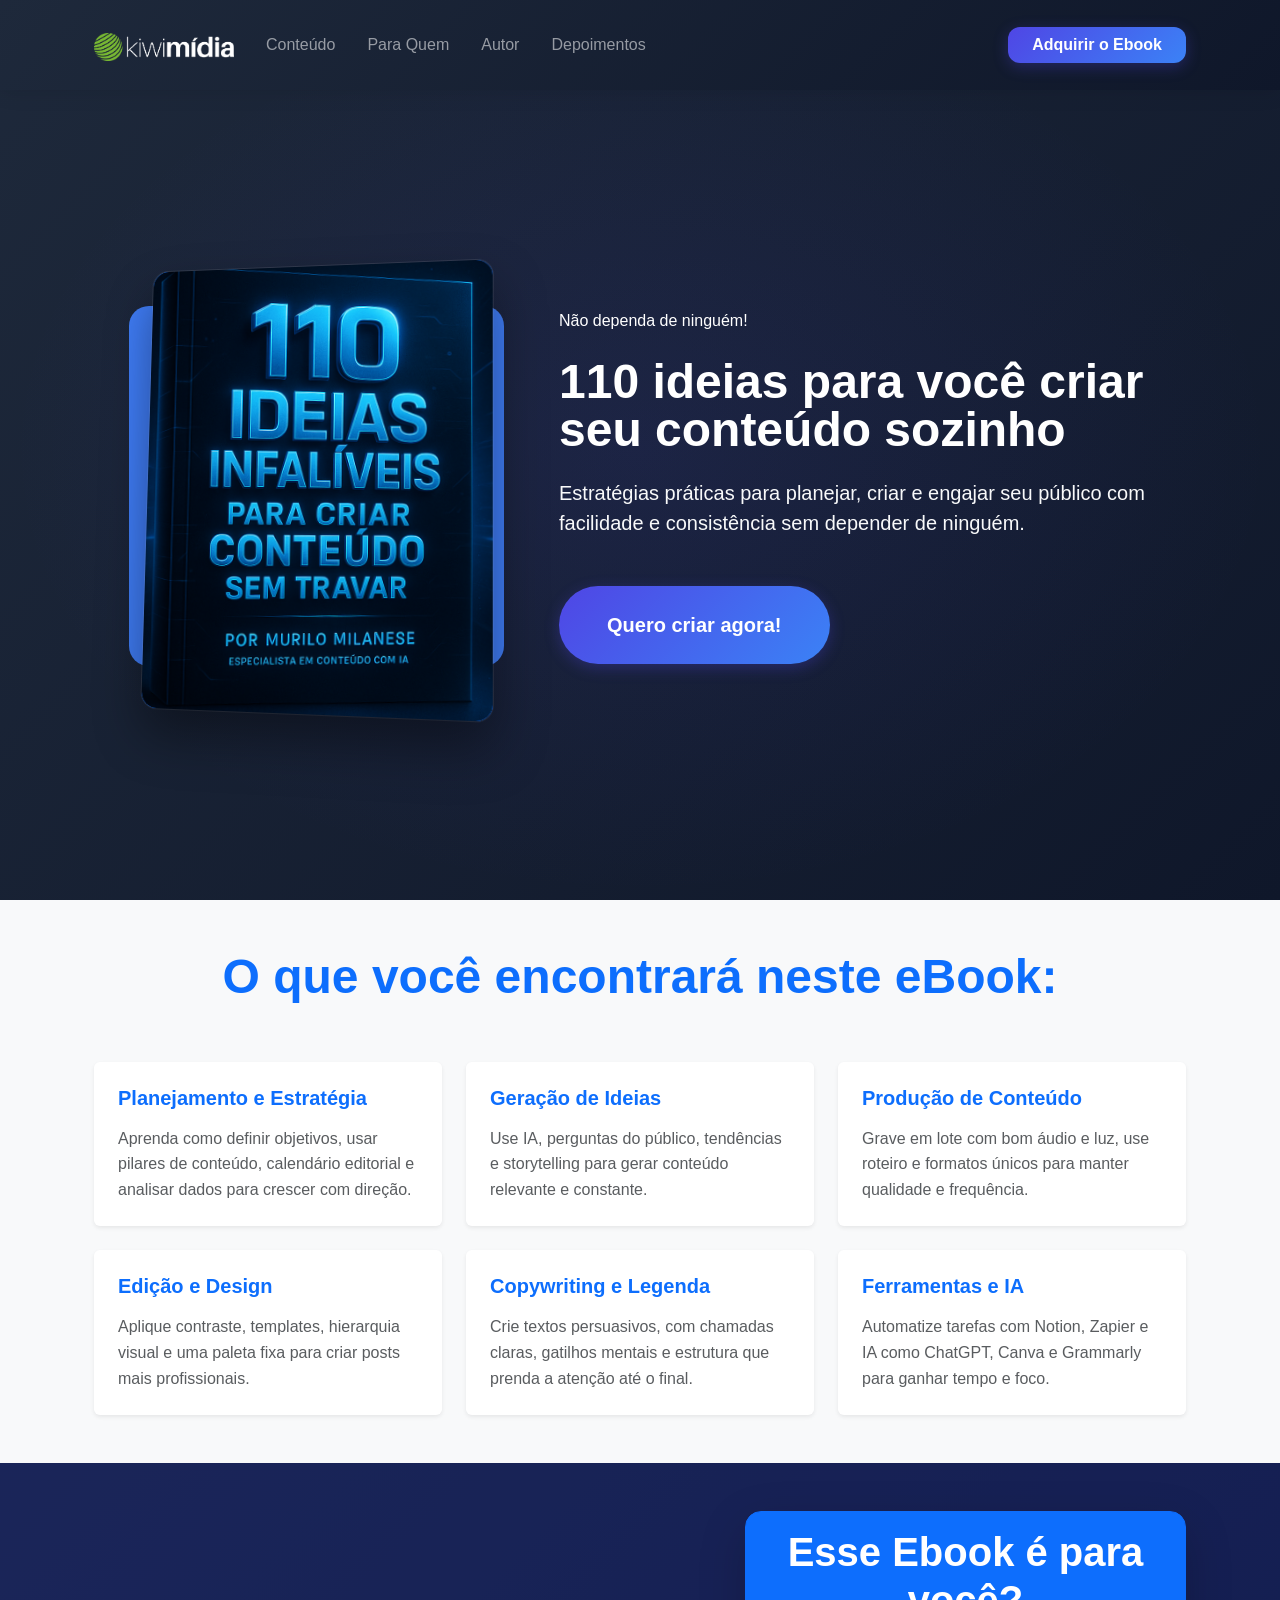
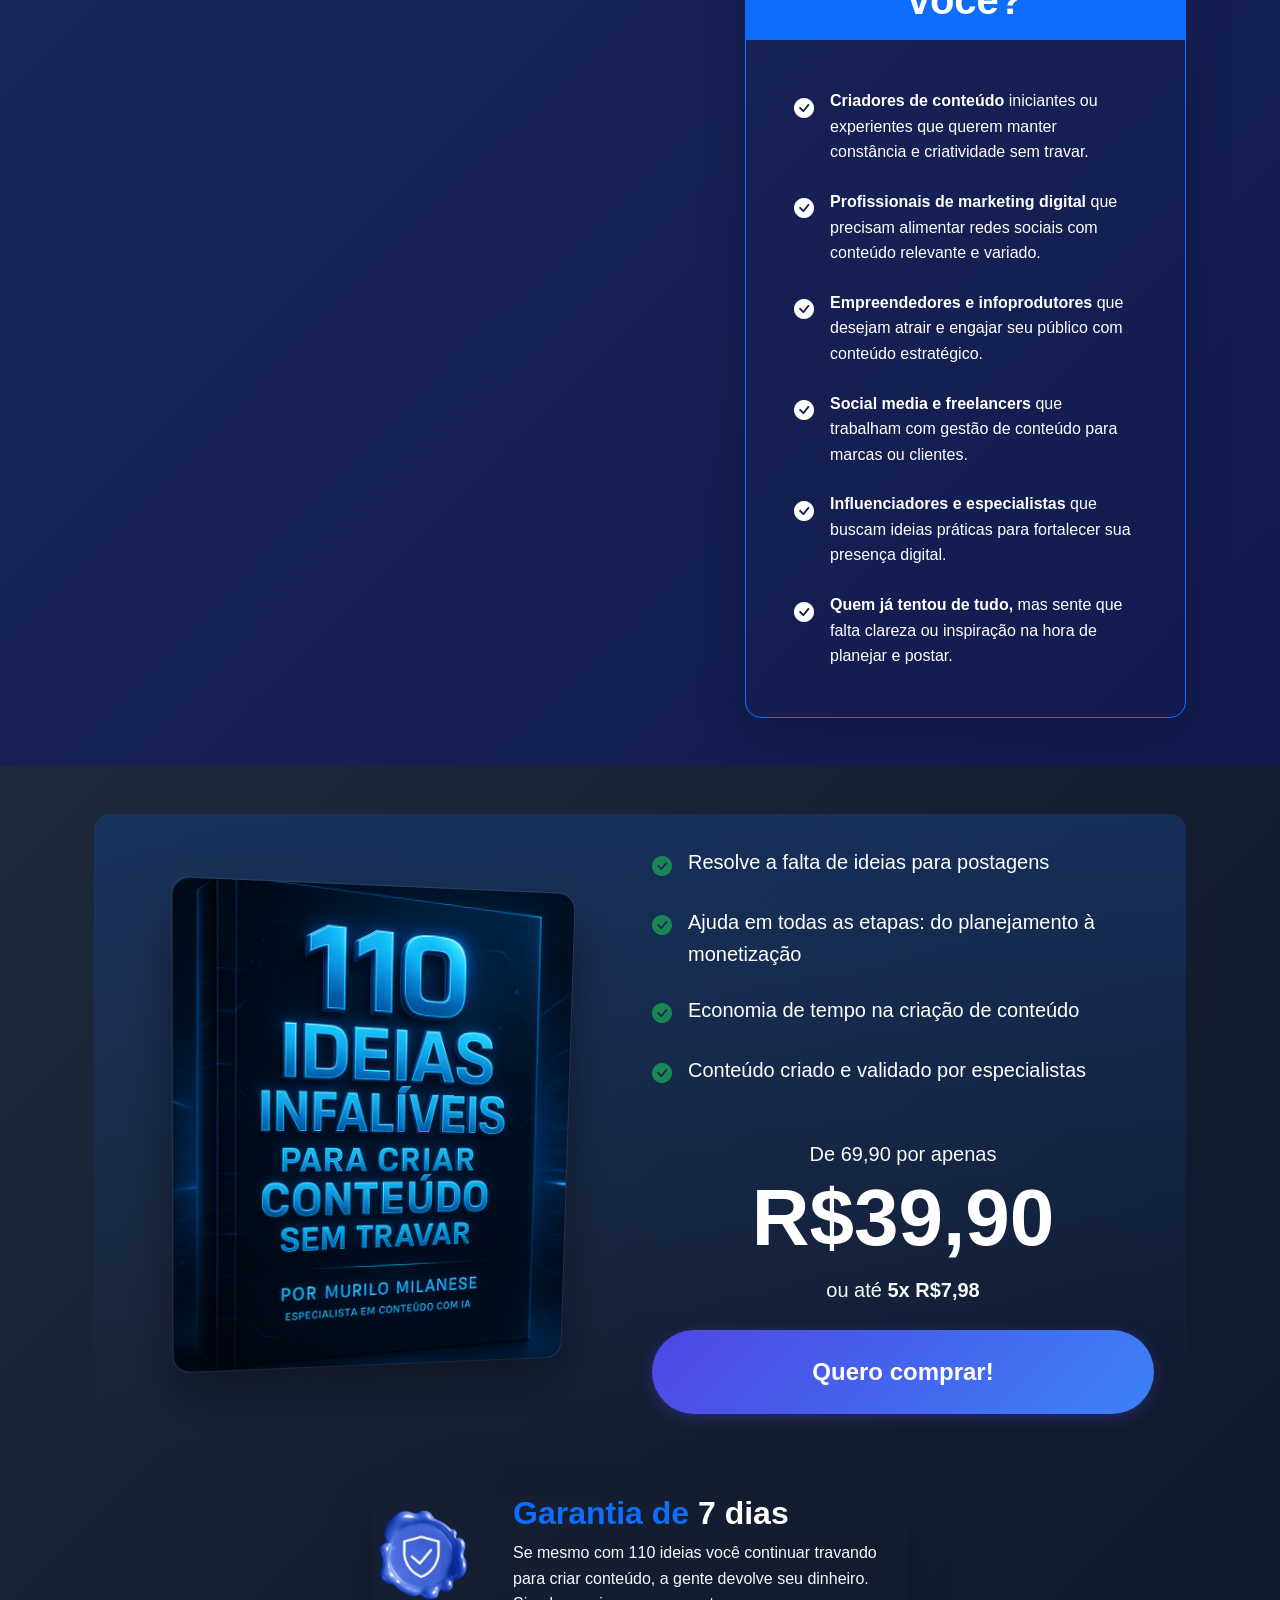
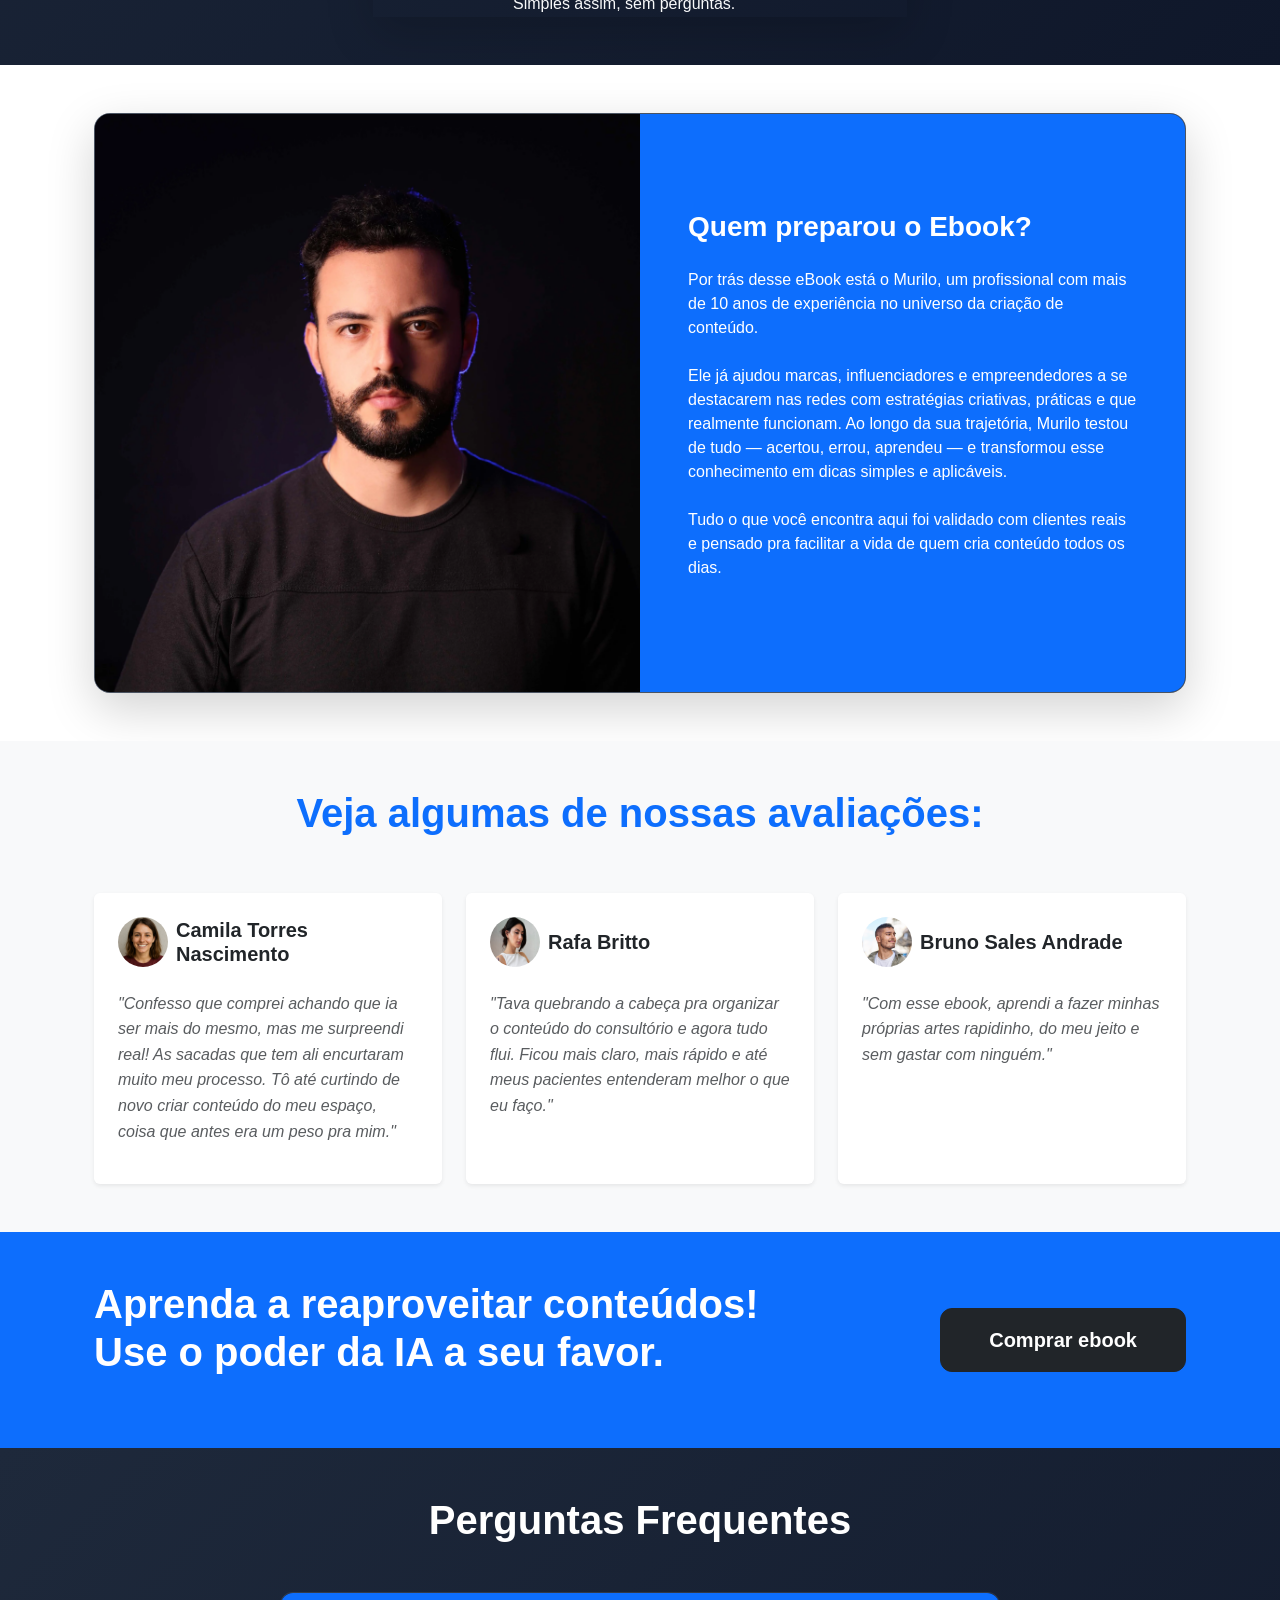
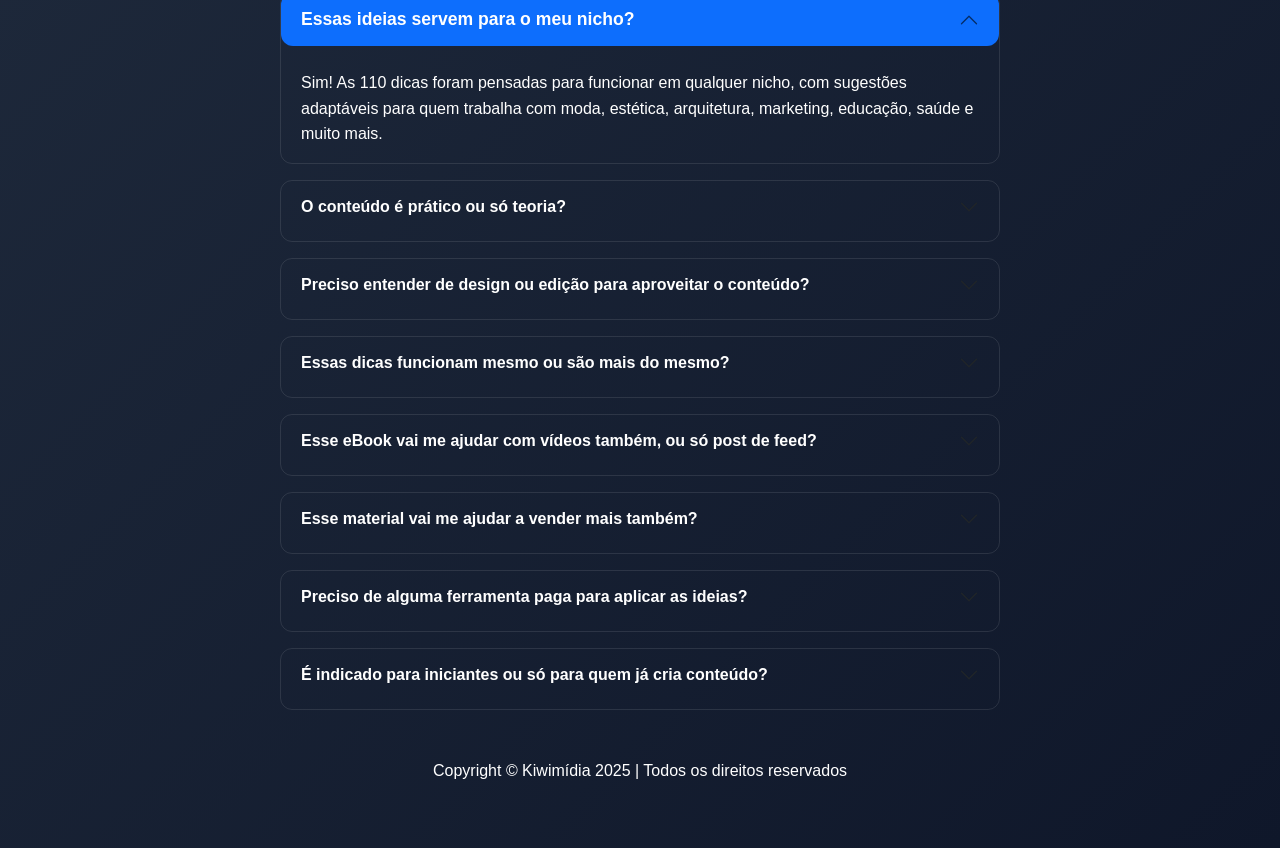
<file: index.html>
<!DOCTYPE html>
<html lang="pt-BR">

<head>
    <meta charset="UTF-8">
    <meta name="viewport" content="width=device-width, initial-scale=1.0">
    <title>110 Ideias para Criar Conteúdo Sozinho - Ebook</title>
    <meta name="description"
        content="Estratégias práticas para planejar, criar e engajar seu público com facilidade e consistência sem depender de ninguém.">
    <meta name="author" content="Murilo">

    <!-- Open Graph / Facebook -->
    <meta property="og:title" content="110 Ideias para Criar Conteúdo Sozinho - Ebook">
    <meta property="og:description"
        content="Estratégias práticas para planejar, criar e engajar seu público com facilidade e consistência sem depender de ninguém.">
    <meta property="og:type" content="website">


    <!-- Favicon -->
    <link rel="icon" href="favicon.ico" type="image/x-icon">

    <!-- Bootstrap 5 CSS -->
    <link href="https://cdn.jsdelivr.net/npm/bootstrap@5.3.2/dist/css/bootstrap.min.css" rel="stylesheet">

    <!-- Animate.css -->
    <link rel="stylesheet" href="https://cdnjs.cloudflare.com/ajax/libs/animate.css/4.1.1/animate.min.css">

    <!-- Bootstrap Icons -->
    <link rel="stylesheet" href="https://cdn.jsdelivr.net/npm/bootstrap-icons@1.11.1/font/bootstrap-icons.css">

    <!-- Custom CSS -->
    <link rel="stylesheet" href="style.css?4">

    <!-- Meta Pixel Code -->
    <script>
        !function (f, b, e, v, n, t, s) {
            if (f.fbq) return; n = f.fbq = function () {
                n.callMethod ?
                    n.callMethod.apply(n, arguments) : n.queue.push(arguments)
            };
            if (!f._fbq) f._fbq = n; n.push = n; n.loaded = !0; n.version = '2.0';
            n.queue = []; t = b.createElement(e); t.async = !0;
            t.src = v; s = b.getElementsByTagName(e)[0];
            s.parentNode.insertBefore(t, s)
        }(window, document, 'script',
            'https://connect.facebook.net/en_US/fbevents.js');
        fbq('init', '678979125099559');
        fbq('track', 'PageView');
    </script>
    <noscript><img height="1" width="1" style="display:none"
            src="https://www.facebook.com/tr?id=678979125099559&ev=PageView&noscript=1" /></noscript>
    <!-- End Meta Pixel Code -->
</head>

<body>
    <!-- Navigation -->
    <nav class="navbar navbar-expand-lg navbar-dark bg-gradient-dark fixed-top py-4">
        <div class="container">
            <a class="navbar-brand fw-bold" href="#"><img src="logo_kiwimidia_branco.png" alt="Kiwimídia"
                    style="width: 140px;"></a>

            <button class="navbar-toggler" type="button" data-bs-toggle="collapse" data-bs-target="#navbarNav">
                <span class="navbar-toggler-icon"></span>
            </button>

            <div class="collapse navbar-collapse" id="navbarNav">
                <ul class="navbar-nav me-auto">
                    <li class="nav-item">
                        <a class="nav-link" href="#conteudo">Conteúdo</a>
                    </li>
                    <li class="nav-item">
                        <a class="nav-link" href="#para-quem">Para Quem</a>
                    </li>
                    <li class="nav-item">
                        <a class="nav-link" href="#autor">Autor</a>
                    </li>
                    <li class="nav-item">
                        <a class="nav-link" href="#depoimentos">Depoimentos</a>
                    </li>
                </ul>
                <button class="btn btn-primary px-4"
                    onclick="window.open('https://pay.hotmart.com/D99950302F?checkoutMode=10', '_blank')">Adquirir o
                    Ebook</button>
            </div>
        </div>
    </nav>

    <!-- Hero Section -->
    <section
        class="hero-section bg-gradient-dark text-white d-flex align-items-center min-vh-100 position-relative pb-5">
        <div class="container position-relative">
            <div class="row align-items-center">
                <div class="col-lg-5 order-lg-1 mb-5 mb-lg-0">
                    <div class="ebook-mockup animate__animated animate__fadeInLeft">
                        <div class="ebook-cover bg-primary rounded-4 mx-auto position-relative overflow-hidden">
                            <img src="ebook.webp" alt="110 Ideias Infalíveis para Criar Conteúdo sem Travar"
                                class="w-100 h-100 object-fit-cover rounded-4">
                        </div>
                    </div>
                </div>

                <div class="col-lg-7 order-lg-2">
                    <div class="animate__animated animate__fadeInRight">
                        <p class="text-white mb-4 fs-6 fw-light">Não dependa de ninguém!</p>
                        <h1 class="display-5 fw-bold mb-4 lh-1 text-white">
                            110 ideias para você criar seu conteúdo sozinho
                        </h1>
                        <p class="fs-5 mb-5 text-light lh-base">
                            Estratégias práticas para planejar, criar e engajar seu público com facilidade e
                            consistência sem depender de ninguém.
                        </p>
                        <button class="btn btn-primary btn-lg px-5 py-4 fs-5 fw-bold rounded-pill"
                            onclick="window.open('https://pay.hotmart.com/D99950302F?checkoutMode=10', '_blank')">
                            Quero criar agora!
                        </button>
                    </div>
                </div>
            </div>
        </div>
    </section>

    <!-- Content Section -->
    <section id="conteudo" class="py-5 bg-light">
        <div class="container">
            <div class="row">
                <div class="col-12 text-center mb-5">
                    <h2 class="display-5 fw-bold text-primary animate-on-scroll" data-animation="fadeInUp">
                        O que você encontrará neste eBook:
                    </h2>
                </div>
            </div>

            <div class="row g-4">
                <div class="col-lg-4 col-md-6">
                    <div class="card h-100 border-0 shadow-sm animate-on-scroll" data-animation="fadeInUp"
                        data-delay="100">
                        <div class="card-body p-4">
                            <h5 class="card-title text-primary fw-bold mb-3">Planejamento e Estratégia</h5>
                            <p class="card-text text-muted">
                                Aprenda como definir objetivos, usar pilares de conteúdo, calendário editorial e
                                analisar dados para crescer com direção.
                            </p>
                        </div>
                    </div>
                </div>

                <div class="col-lg-4 col-md-6">
                    <div class="card h-100 border-0 shadow-sm animate-on-scroll" data-animation="fadeInUp"
                        data-delay="200">
                        <div class="card-body p-4">
                            <h5 class="card-title text-primary fw-bold mb-3">Geração de Ideias</h5>
                            <p class="card-text text-muted">
                                Use IA, perguntas do público, tendências e storytelling para gerar conteúdo relevante e
                                constante.
                            </p>
                        </div>
                    </div>
                </div>

                <div class="col-lg-4 col-md-6">
                    <div class="card h-100 border-0 shadow-sm animate-on-scroll" data-animation="fadeInUp"
                        data-delay="300">
                        <div class="card-body p-4">
                            <h5 class="card-title text-primary fw-bold mb-3">Produção de Conteúdo</h5>
                            <p class="card-text text-muted">
                                Grave em lote com bom áudio e luz, use roteiro e formatos únicos para manter qualidade e
                                frequência.
                            </p>
                        </div>
                    </div>
                </div>

                <div class="col-lg-4 col-md-6">
                    <div class="card h-100 border-0 shadow-sm animate-on-scroll" data-animation="fadeInUp"
                        data-delay="400">
                        <div class="card-body p-4">
                            <h5 class="card-title text-primary fw-bold mb-3">Edição e Design</h5>
                            <p class="card-text text-muted">
                                Aplique contraste, templates, hierarquia visual e uma paleta fixa para criar posts mais
                                profissionais.
                            </p>
                        </div>
                    </div>
                </div>

                <div class="col-lg-4 col-md-6">
                    <div class="card h-100 border-0 shadow-sm animate-on-scroll" data-animation="fadeInUp"
                        data-delay="500">
                        <div class="card-body p-4">
                            <h5 class="card-title text-primary fw-bold mb-3">Copywriting e Legenda</h5>
                            <p class="card-text text-muted">
                                Crie textos persuasivos, com chamadas claras, gatilhos mentais e estrutura que prenda a
                                atenção até o final.
                            </p>
                        </div>
                    </div>
                </div>

                <div class="col-lg-4 col-md-6">
                    <div class="card h-100 border-0 shadow-sm animate-on-scroll" data-animation="fadeInUp"
                        data-delay="600">
                        <div class="card-body p-4">
                            <h5 class="card-title text-primary fw-bold mb-3">Ferramentas e IA</h5>
                            <p class="card-text text-muted">
                                Automatize tarefas com Notion, Zapier e IA como ChatGPT, Canva e Grammarly para ganhar
                                tempo e foco.
                            </p>
                        </div>
                    </div>
                </div>
            </div>
        </div>
    </section>

    <!-- Target Audience Section -->
    <section id="para-quem" class="py-5 bg-gradient-dark text-white position-relative parallax-section">
        <div class="parallax-bg"></div>
        <div class="container position-relative">
            <div class="row justify-content-end">
                <div class="col-md-12 col-xl-5">
                    <div class="border border-primary p-0 animate-on-scroll shadow-lg"
                        style="border-radius:var(--bs-border-radius-xl)!important" data-animation="fadeInUp">
                        <div class="bg-primary py-3 px-4 mb-5"
                            style="border-top-left-radius:0.85rem !important; border-top-right-radius:0.85rem !important">
                            <h2 class="display-6 fw-bold text-center mb-0">
                                Esse Ebook é para você?
                            </h2>
                        </div>

                        <div class="row g-4 px-5 pb-5">
                            <div class="col-md-12">
                                <div class="d-flex align-items-start">
                                    <i class="bi bi-check-circle-fill text-white me-3 fs-5 flex-shrink-0 mt-1"></i>
                                    <div>
                                        <strong>Criadores de conteúdo</strong> iniciantes ou experientes que querem
                                        manter constância e criatividade sem travar.
                                    </div>
                                </div>
                            </div>

                            <div class="col-md-12">
                                <div class="d-flex align-items-start">
                                    <i class="bi bi-check-circle-fill text-white me-3 fs-5 flex-shrink-0 mt-1"></i>
                                    <div>
                                        <strong>Profissionais de marketing digital</strong> que precisam alimentar redes
                                        sociais com conteúdo relevante e variado.
                                    </div>
                                </div>
                            </div>

                            <div class="col-md-12">
                                <div class="d-flex align-items-start">
                                    <i class="bi bi-check-circle-fill text-white me-3 fs-5 flex-shrink-0 mt-1"></i>
                                    <div>
                                        <strong>Empreendedores e infoprodutores</strong> que desejam atrair e engajar
                                        seu público com conteúdo estratégico.
                                    </div>
                                </div>
                            </div>

                            <div class="col-md-12">
                                <div class="d-flex align-items-start">
                                    <i class="bi bi-check-circle-fill text-white me-3 fs-5 flex-shrink-0 mt-1"></i>
                                    <div>
                                        <strong>Social media e freelancers</strong> que trabalham com gestão de conteúdo
                                        para marcas ou clientes.
                                    </div>
                                </div>
                            </div>

                            <div class="col-md-12">
                                <div class="d-flex align-items-start">
                                    <i class="bi bi-check-circle-fill text-white me-3 fs-5 flex-shrink-0 mt-1"></i>
                                    <div>
                                        <strong>Influenciadores e especialistas</strong> que buscam ideias práticas para
                                        fortalecer sua presença digital.
                                    </div>
                                </div>
                            </div>

                            <div class="col-md-12">
                                <div class="d-flex align-items-start">
                                    <i class="bi bi-check-circle-fill text-white me-3 fs-5 flex-shrink-0 mt-1"></i>
                                    <div>
                                        <strong>Quem já tentou de tudo,</strong> mas sente que falta clareza ou
                                        inspiração na hora de planejar e postar.
                                    </div>
                                </div>
                            </div>
                        </div>
                    </div>
                </div>
            </div>
        </div>
    </section>

    <!-- Pricing Section -->
    <section class="py-5 bg-gradient-dark text-white position-relative">
        <div class="container position-relative">
            <div class="card-gradient">
                <div class="row align-items-center">
                    <div class="col-lg-6 mb-5 mb-lg-0">
                        <div class="ebook-mockup-2 animate-on-scroll" data-animation="fadeInLeft">
                            <div class="ebook-cover-2 bg-gradient-cyan rounded-4 mx-auto position-relative">
                                <img src="ebook.webp" alt="110 Ideias Infalíveis para Criar Conteúdo sem Travar"
                                    class="w-100 h-100 object-fit-cover rounded-4">
                            </div>
                        </div>
                    </div>

                    <div class="col-lg-6">
                        <div class="animate-on-scroll" data-animation="fadeInRight">
                            <div class="mb-5">
                                <div class="d-flex align-items-start mb-4">
                                    <i class="bi bi-check-circle-fill text-success me-3 fs-5 flex-shrink-0 mt-1"></i>
                                    <span class="fs-5">Resolve a falta de ideias para postagens</span>
                                </div>

                                <div class="d-flex align-items-start mb-4">
                                    <i class="bi bi-check-circle-fill text-success me-3 fs-5 flex-shrink-0 mt-1"></i>
                                    <span class="fs-5">Ajuda em todas as etapas: do planejamento à monetização</span>
                                </div>

                                <div class="d-flex align-items-start mb-4">
                                    <i class="bi bi-check-circle-fill text-success me-3 fs-5 flex-shrink-0 mt-1"></i>
                                    <span class="fs-5">Economia de tempo na criação de conteúdo</span>
                                </div>

                                <div class="d-flex align-items-start mb-4">
                                    <i class="bi bi-check-circle-fill text-success me-3 fs-5 flex-shrink-0 mt-1"></i>
                                    <span class="fs-5">Conteúdo criado e validado por especialistas</span>
                                </div>
                            </div>

                            <div class="text-center">
                                <p class="text-light mb-0 fs-5">De 69,90 por apenas</p>
                                <div class="display-1 fw-bold mb-2 text-white">R$39,90</div>
                                <p class="text-light mb-4 fs-5">ou até <strong>5x R$7,98</strong></p>

                                <button class="btn btn-primary btn-lg w-100 fw-bold py-4 fs-4 rounded-pill"
                                    onclick="window.open('https://pay.hotmart.com/D99950302F?checkoutMode=10', '_blank')">
                                    Quero comprar!
                                </button>
                            </div>
                        </div>
                    </div>
                </div>
            </div>

            <!-- Guarantee -->
            <div class="row justify-content-center mt-5">
                <div class="col-lg-6">
                    <div class="d-flex flex-column flex-md-row align-items-center gap-3 animate-on-scroll shadow-lg"
                        data-animation="fadeInUp">
                        <div class="me-4 flex-shrink-0">
                            <img src="/selo.png" alt="" class="img-fluid" style="width: 100px;">
                        </div>
                        <div class="text-center text-md-start">
                            <h2 class="fw-bold text-white mb-2"><span class="text-primary">Garantia de</span> 7 dias
                            </h2>
                            <p class="mb-0 text-light">
                                Se mesmo com 110 ideias você continuar travando para criar conteúdo, a gente devolve seu
                                dinheiro. Simples assim, sem perguntas.
                            </p>
                        </div>
                    </div>
                </div>
            </div>
        </div>
    </section>

    <!-- Author Section -->
    <section id="autor" class="py-5">
        <div class="container">
            <div class="author-main-card row g-0 align-items-stretch rounded-4 overflow-hidden shadow-lg">
                <div class="col-lg-6 mb-0 bg-dark p-0 position-relative overflow-hidden author-image-container">
                </div>

                <div class="col-lg-6 d-flex">
                    <div class="bg-primary p-5 text-white w-100"
                        style="padding-top: 6rem !important; padding-bottom: 6rem !important;">
                        <h2 class="h3 fw-bold mb-4">Quem preparou o Ebook?</h2>

                        <p class="fs-6 mb-4 lh-base">Por trás desse eBook está o Murilo, um profissional com mais de 10
                            anos de experiência no universo da criação de conteúdo.</p>

                        <p class="fs-6 mb-4 lh-base">Ele já ajudou marcas, influenciadores e empreendedores a se
                            destacarem nas redes com estratégias criativas, práticas e que realmente funcionam. Ao longo
                            da sua trajetória, Murilo testou de tudo — acertou, errou, aprendeu — e transformou esse
                            conhecimento em dicas simples e aplicáveis.</p>

                        <p class="fs-6 lh-base">Tudo o que você encontra aqui foi validado com clientes reais e pensado
                            pra facilitar a vida de quem cria conteúdo todos os dias.</p>
                    </div>
                </div>
            </div>
        </div>
    </section>

    <!-- Testimonials Section -->
    <section id="depoimentos" class="py-5 bg-light">
        <div class="container">
            <div class="row">
                <div class="col-12 text-center mb-5">
                    <h2 class="display-6 fw-bold text-primary animate-on-scroll" data-animation="fadeInUp">
                        Veja algumas de nossas avaliações:
                    </h2>
                </div>
            </div>

            <div class="row g-4">
                <div class="col-lg-4">
                    <div class="card h-100 border-0 shadow-sm animate-on-scroll" data-animation="fadeInUp"
                        data-delay="100">
                        <div class="card-body p-4">
                            <div class="d-flex align-items-center mb-4">
                                <img src="camila.webp" alt="" class="img-fluid rounded-circle me-2"
                                    style="width: 50px; height: 50px;">
                                <h5 class="mb-0 fw-bold">Camila Torres Nascimento</h5>
                            </div>
                            <p class="fst-italic text-muted">
                                "Confesso que comprei achando que ia ser mais do mesmo, mas me surpreendi real! As
                                sacadas que tem ali encurtaram muito meu processo. Tô até curtindo de novo criar
                                conteúdo do meu espaço, coisa que antes era um peso pra mim."
                            </p>
                        </div>
                    </div>
                </div>

                <div class="col-lg-4">
                    <div class="card h-100 border-0 shadow-sm animate-on-scroll" data-animation="fadeInUp"
                        data-delay="200">
                        <div class="card-body p-4">
                            <div class="d-flex align-items-center mb-4">
                                <img src="rafa.png" alt="" class="img-fluid rounded-circle me-2"
                                    style="width: 50px; height: 50px;">
                                <h5 class="mb-0 fw-bold">Rafa Britto</h5>
                            </div>
                            <p class="fst-italic text-muted">
                                "Tava quebrando a cabeça pra organizar o conteúdo do consultório e agora tudo flui.
                                Ficou mais claro, mais rápido e até meus pacientes entenderam melhor o que eu faço."
                            </p>
                        </div>
                    </div>
                </div>

                <div class="col-lg-4">
                    <div class="card h-100 border-0 shadow-sm animate-on-scroll" data-animation="fadeInUp"
                        data-delay="300">
                        <div class="card-body p-4">
                            <div class="d-flex align-items-center mb-4">
                                <img src="bruno.webp" alt="" class="img-fluid rounded-circle me-2"
                                    style="width: 50px; height: 50px;">
                                <h5 class="mb-0 fw-bold">Bruno Sales Andrade</h5>
                            </div>
                            <p class="fst-italic text-muted">
                                "Com esse ebook, aprendi a fazer minhas próprias artes rapidinho, do meu jeito e sem
                                gastar com ninguém."
                            </p>
                        </div>
                    </div>
                </div>
            </div>
        </div>
    </section>

    <!-- CTA Section -->
    <section class="py-5 bg-primary text-white position-relative">
        <div class="container position-relative">
            <div
                class="d-flex flex-column flex-md-row align-items-center justify-content-center justify-content-md-between gap-4">
                <h2 class="display-6 fw-bold mb-4 text-center text-md-start">
                    Aprenda a reaproveitar conteúdos! <br class="d-none d-md-block" />
                    Use o poder da IA a seu favor.
                </h2>
                <button class="btn btn-dark btn-lg px-5 py-3"
                    onclick="window.open('https://pay.hotmart.com/D99950302F?checkoutMode=10', '_blank')">
                    Comprar ebook
                </button>
            </div>
        </div>
    </section>

    <!-- FAQ Section -->
    <section class="py-5 bg-gradient-dark text-white">
        <div class="container">
            <div class="row justify-content-center">
                <div class="col-lg-8">
                    <!-- FAQ -->
                    <div class="animate-on-scroll" data-animation="fadeInUp" data-delay="200">
                        <h3 class="display-6 fw-bold text-center mb-5">Perguntas Frequentes</h3>

                        <div class="accordion accordion-flush" id="faqAccordion">
                            <div class="accordion-item bg-transparent border-secondary">
                                <h4 class="accordion-header">
                                    <button class="accordion-button  text-white fw-semibold" type="button"
                                        data-bs-toggle="collapse" data-bs-target="#faq1">
                                        Essas ideias servem para o meu nicho?
                                    </button>
                                </h4>
                                <div id="faq1" class="accordion-collapse collapse show" data-bs-parent="#faqAccordion">
                                    <div class="accordion-body">
                                        Sim! As 110 dicas foram pensadas para funcionar em qualquer nicho, com sugestões
                                        adaptáveis para quem trabalha com moda, estética, arquitetura, marketing,
                                        educação, saúde e muito mais.
                                    </div>
                                </div>
                            </div>

                            <div class="accordion-item bg-transparent border-secondary">
                                <h4 class="accordion-header">
                                    <button class="accordion-button collapsed text-white fw-semibold" type="button"
                                        data-bs-toggle="collapse" data-bs-target="#faq2">
                                        O conteúdo é prático ou só teoria?
                                    </button>
                                </h4>
                                <div id="faq2" class="accordion-collapse collapse" data-bs-parent="#faqAccordion">
                                    <div class="accordion-body">
                                        É direto ao ponto! São ideias prontas para aplicar — você pode abrir o eBook,
                                        escolher uma dica e transformar em conteúdo agora mesmo, sem enrolação.
                                    </div>
                                </div>
                            </div>

                            <div class="accordion-item bg-transparent border-secondary">
                                <h4 class="accordion-header">
                                    <button class="accordion-button collapsed text-white fw-semibold" type="button"
                                        data-bs-toggle="collapse" data-bs-target="#faq3">
                                        Preciso entender de design ou edição para aproveitar o conteúdo?
                                    </button>
                                </h4>
                                <div id="faq3" class="accordion-collapse collapse" data-bs-parent="#faqAccordion">
                                    <div class="accordion-body">
                                        Não precisa! As dicas funcionam até com o celular. Algumas sugestões vêm com
                                        ideias simples de design e ferramentas gratuitas que qualquer pessoa consegue
                                        usar.
                                    </div>
                                </div>
                            </div>

                            <div class="accordion-item bg-transparent border-secondary">
                                <h4 class="accordion-header">
                                    <button class="accordion-button collapsed text-white fw-semibold" type="button"
                                        data-bs-toggle="collapse" data-bs-target="#faq4">
                                        Essas dicas funcionam mesmo ou são mais do mesmo?
                                    </button>
                                </h4>
                                <div id="faq4" class="accordion-collapse collapse" data-bs-parent="#faqAccordion">
                                    <div class="accordion-body">
                                        Nada de clichês! As dicas foram criadas e validadas por profissionais com mais
                                        de 10 anos no mercado e já ajudaram criadores a saírem do zero e viralizarem
                                        conteúdos.
                                    </div>
                                </div>
                            </div>

                            <div class="accordion-item bg-transparent border-secondary">
                                <h4 class="accordion-header">
                                    <button class="accordion-button collapsed text-white fw-semibold" type="button"
                                        data-bs-toggle="collapse" data-bs-target="#faq5">
                                        Esse eBook vai me ajudar com vídeos também, ou só post de feed?
                                    </button>
                                </h4>
                                <div id="faq5" class="accordion-collapse collapse" data-bs-parent="#faqAccordion">
                                    <div class="accordion-body">
                                        Vai sim! Várias ideias são focadas em vídeos curtos como Reels, TikTok e
                                        Shorts, além de formatos para feed, carrossel, stories e até lives.
                                    </div>
                                </div>
                            </div>

                            <div class="accordion-item bg-transparent border-secondary">
                                <h4 class="accordion-header">
                                    <button class="accordion-button collapsed text-white fw-semibold" type="button"
                                        data-bs-toggle="collapse" data-bs-target="#faq6">
                                        Esse material vai me ajudar a vender mais também?
                                    </button>
                                </h4>
                                <div id="faq6" class="accordion-collapse collapse" data-bs-parent="#faqAccordion">
                                    <div class="accordion-body">
                                        Sim! Muitas dicas são voltadas para conteúdo estratégico, com foco em gerar
                                        autoridade, engajamento e conversão — não só curtidas.
                                    </div>
                                </div>
                            </div>

                            <div class="accordion-item bg-transparent border-secondary">
                                <h4 class="accordion-header">
                                    <button class="accordion-button collapsed text-white fw-semibold" type="button"
                                        data-bs-toggle="collapse" data-bs-target="#faq7">
                                        Preciso de alguma ferramenta paga para aplicar as ideias?
                                    </button>
                                </h4>
                                <div id="faq7" class="accordion-collapse collapse" data-bs-parent="#faqAccordion">
                                    <div class="accordion-body">
                                        Nada disso. A maioria das ideias pode ser executada com ferramentas gratuitas
                                        ou até sem ferramenta nenhuma — só com criatividade e celular na mão.
                                    </div>
                                </div>
                            </div>

                            <div class="accordion-item bg-transparent border-secondary">
                                <h4 class="accordion-header">
                                    <button class="accordion-button collapsed text-white fw-semibold" type="button"
                                        data-bs-toggle="collapse" data-bs-target="#faq8">
                                        É indicado para iniciantes ou só para quem já cria conteúdo?
                                    </button>
                                </h4>
                                <div id="faq8" class="accordion-collapse collapse" data-bs-parent="#faqAccordion">
                                    <div class="accordion-body">
                                        Os dois! Quem está começando vai ter um norte para não travar, e quem já cria
                                        vai se surpreender com a variedade de ideias que nunca usou.
                                    </div>
                                </div>
                            </div>
                        </div>
                    </div>

                    <p class="text-center text-white mt-5">Copyright © Kiwimídia 2025 | Todos os direitos reservados</p>
                </div>
            </div>
        </div>
    </section>

    <script src="https://code.jquery.com/jquery-3.7.1.min.js"></script>

    <!-- Bootstrap 5 JS Bundle -->
    <script src="https://cdn.jsdelivr.net/npm/bootstrap@5.3.2/dist/js/bootstrap.bundle.min.js"></script>

    <!-- Custom JavaScript -->
    <script src="scripts.js?1"></script>

    <script type="text/javascript">
        function importHotmart() {
            var imported = document.createElement('script');
            imported.src = 'https://static.hotmart.com/checkout/widget.min.js';
            document.head.appendChild(imported);
            var link = document.createElement('link');
            link.rel = 'stylesheet';
            link.type = 'text/css';
            link.href = 'https://static.hotmart.com/css/hotmart-fb.min.css';
            document.head.appendChild(link);
        }
        importHotmart();
    </script>
</body>

</html>
</file>
<file: style.css>
/* ==========================================
   CUSTOM CSS STYLES - 110 Ideias Ebook
   ========================================== */

/* Root Variables */
:root {
    --primary-color: #4f46e5;
    --secondary-color: #6366f1;
    --success-color: #10b981;
    --warning-color: #f59e0b;
    --dark-color: #1e293b;
    --gradient-dark: linear-gradient(135deg, #1e293b 0%, #0f172a 100%);
    --gradient-purple: linear-gradient(135deg, #6366f1 0%, #8b5cf6 100%);
    --gradient-cyan: linear-gradient(135deg, #06b6d4 0%, #3b82f6 100%);
    --gradient-blue: linear-gradient(135deg, #4f46e5 0%, #3b82f6 100%);
}

/* Global Styles */
body {
    font-family: 'Segoe UI', Tahoma, Geneva, Verdana, sans-serif;
    line-height: 1.6;
    color: #374151;
}

/* Smooth scrolling */
html {
    scroll-behavior: smooth;
}

.container,
.container-fluid,
.container-lg,
.container-md,
.container-sm,
.container-xl,
.container-xxl {
    padding-right: calc(var(--bs-gutter-x) * 1);
    padding-left: calc(var(--bs-gutter-x) * 1);
}

/* Custom Background Gradients */
.bg-gradient-dark {
    background: var(--gradient-dark) !important;
}

.bg-gradient-purple {
    background: var(--gradient-purple) !important;
}

.bg-gradient-cyan {
    background: var(--gradient-cyan) !important;
}

.bg-gradient-blue {
    background: var(--gradient-blue) !important;
}

/* Navigation Styles */
.navbar {
    transition: all 0.3s ease;
    backdrop-filter: blur(10px);
    box-shadow: 0 2px 20px rgba(0, 0, 0, 0.1);
}

.navbar-nav .nav-link {
    font-weight: 500;
    padding: 0.5rem 1rem !important;
    transition: color 0.3s ease;
}

.navbar-nav .nav-link:hover {
    color: #60a5fa !important;
}

/* Hero Section */
.hero-section {
    padding-top: 120px;
    position: relative;
    overflow: hidden;
}

.hero-section::before {
    content: '';
    position: absolute;
    top: 0;
    left: 0;
    right: 0;
    bottom: 0;
    background: radial-gradient(ellipse at center, rgba(79, 70, 229, 0.1) 0%, transparent 70%);
    pointer-events: none;
}

/* Parallax Sections */
.parallax-section {
    position: relative;
    overflow: hidden;
}

.hero-bg-parallax,
.parallax-bg {
    position: absolute;
    top: 0;
    left: 0;
    width: 100%;
    height: 100%;
    background-image: url('background.webp');
    background-size: cover;
    background-position: center;
    background-attachment: fixed;
    background-repeat: no-repeat;
    opacity: 1;
    z-index: 0;
}

.hero-bg-parallax {
    opacity: 0.05;
}

@media (max-width: 768px) {
    /* .hero-bg-parallax,
    .parallax-bg {
        background-attachment: scroll;
        height: 100%;
    } */
}

/* Ebook Mockups */
.ebook-mockup,
.ebook-mockup-2 {
    perspective: 1000px;
    transform-style: preserve-3d;
}

.ebook-cover {
    width: 350px;
    height: 450px;
    box-shadow: 0 25px 50px rgba(0, 0, 0, 0.4), 0 0 0 1px rgba(255, 255, 255, 0.1);
    transform: rotateY(-10deg) rotateX(5deg);
    transition: transform 0.3s ease;
    position: relative;
}

.ebook-cover img {
    width: 100%;
    height: 100%;
    object-fit: cover;
    border-radius: 1rem;
}

.ebook-cover-2 {
    width: 400px;
    height: 480px;
    box-shadow: 0 25px 50px rgba(0, 0, 0, 0.4), 0 0 0 1px rgba(255, 255, 255, 0.1);
    transform: rotateY(10deg) rotateX(-5deg);
    transition: transform 0.3s ease;
    aspect-ratio: 3/4;
}

.ebook-cover-2 img {
    width: 100%;
    height: 100%;
    object-fit: cover;
    border-radius: 1rem;
}

.ebook-mockup:hover .ebook-cover,
.ebook-mockup-2:hover .ebook-cover-2 {
    transform: rotateY(0deg) rotateX(0deg) scale(1.05);
}

/* Author Photo */
/* Novo estilo para o contêiner principal da seção do autor */
.author-main-card {
    background-color: var(--dark-color);
    /* Usa a variável de cor escura */
    border: 1px solid rgba(255, 255, 255, 0.2);
    /* Borda branca sutil */
}

.author-image-container {
    background: url('murilo.webp') center center / cover no-repeat #0a0a0f !important;
}

@media screen and (max-width:991px) {
    .author-image-container {
        min-height: 380px;
    }
}

/* Card Hover Effects */
.card {
    transition: all 0.3s ease;
    border: none !important;
}

.card:hover {
    transform: translateY(-5px);
    box-shadow: 0 15px 35px rgba(0, 0, 0, 0.1) !important;
}

/* Button Styles */
.btn {
    font-weight: 600;
    border-radius: 0.75rem;
    transition: all 0.3s ease;
    text-transform: none;
}

.btn-primary {
    background: var(--gradient-blue);
    border: none;
    box-shadow: 0 4px 15px rgba(79, 70, 229, 0.3);
}

.btn-primary:hover {
    background: var(--gradient-blue);
    transform: translateY(-2px);
    box-shadow: 0 8px 25px rgba(79, 70, 229, 0.4);
}

.rounded-pill {
    border-radius: 50px !important;
}

.btn-warning {
    background: linear-gradient(135deg, #f59e0b 0%, #d97706 100%);
    border: none;
    box-shadow: 0 4px 15px rgba(245, 158, 11, 0.3);
}

.btn-warning:hover {
    background: linear-gradient(135deg, #d97706 0%, #b45309 100%);
    transform: translateY(-2px);
    box-shadow: 0 8px 25px rgba(245, 158, 11, 0.4);
}

/* Accordion Styles */
.accordion-button {
    border-radius: 0.75rem !important;
    margin-bottom: 0.5rem;
    font-size: 1.0rem;
    background: transparent;
}

.accordion-button:focus {
    box-shadow: none;
    border-color: transparent;
}

.accordion-button:not(.collapsed) {
    background-color: var(--bs-primary);
    color: white;
    box-shadow: none;
    font-size: 1.1rem;
}

.accordion-item {
    border: 1px solid rgba(255, 255, 255, 0.1) !important;
    border-radius: 0.75rem !important;
    margin-bottom: 1rem;
    background: transparent;
}

.accordion-body {
    color: #FFF;
}

.card-gradient {
    background: linear-gradient(180deg, rgba(19, 67, 145, 0.411) 0%, rgba(0, 0, 0, 0) 100%);
    border-radius: 1rem;
    padding: 2rem;
}

#para-quem .parallax-bg:before {
    width: 100%;
    height: 100%;
    display: block;
    content: '';
    position: absolute;
    top: 0;
    left: 0;
    background: #1622816e;
}

/* Scroll Animation Styles */
.animate-on-scroll {
    opacity: 0;
    transform: translateY(50px);
    transition: all 0.8s ease;
}

.animate-on-scroll.animated {
    opacity: 1;
    transform: translateY(0);
}

/* Scroll to top button */
.scroll-to-top {
    position: fixed;
    bottom: 30px;
    right: 30px;
    width: 50px;
    height: 50px;
    background: var(--gradient-blue);
    color: white;
    border: none;
    border-radius: 50%;
    cursor: pointer;
    opacity: 0;
    visibility: hidden;
    transition: all 0.3s ease;
    z-index: 1000;
    box-shadow: 0 4px 15px rgba(79, 70, 229, 0.3);
}

.scroll-to-top.show {
    opacity: 1;
    visibility: visible;
}

.scroll-to-top:hover {
    transform: translateY(-3px);
    box-shadow: 0 8px 25px rgba(79, 70, 229, 0.4);
}

/* Loading Animation */
@keyframes pulse {
    0% {
        opacity: 1;
    }

    50% {
        opacity: 0.5;
    }

    100% {
        opacity: 1;
    }
}

.loading {
    animation: pulse 2s infinite;
}

/* Responsive Design */
@media (max-width: 768px) {
    .hero-section {
        padding-top: 100px;
        text-align: center;
    }

    .ebook-cover {
        width: 280px;
        height: 360px;
        margin: 0 auto 2rem;
        transform: rotateY(0deg) rotateX(0deg);
    }

    .ebook-cover-2 {
        width: 250px;
        height: 320px;
        margin: 0 auto 2rem;
        transform: rotateY(0deg) rotateX(0deg);
    }

    .author-photo {
        max-width: 250px !important;
        margin: 0 auto 2rem;
    }

    .display-1 {
        font-size: 3rem !important;
    }

    .display-2 {
        font-size: 2.5rem !important;
    }

    .display-3 {
        font-size: 2.5rem !important;
    }

    .display-4 {
        font-size: 2.5rem !important;
    }

    .display-5 {
        font-size: 2rem !important;
    }

    .display-6 {
        font-size: 1.75rem !important;
    }

    .col-lg-5,
    .col-lg-7 {
        text-align: center;
    }
}

/* Section Spacing */
section {
    position: relative;
    overflow: hidden;
}

/* Custom Scrollbar */
::-webkit-scrollbar {
    width: 8px;
}

::-webkit-scrollbar-track {
    background: #f1f5f9;
}

::-webkit-scrollbar-thumb {
    background: var(--gradient-blue);
    border-radius: 4px;
}

::-webkit-scrollbar-thumb:hover {
    background: var(--primary-color);
}

/* Animation delays for staggered effects */
.animate-on-scroll[data-delay="100"] {
    transition-delay: 0.1s;
}

.animate-on-scroll[data-delay="200"] {
    transition-delay: 0.2s;
}

.animate-on-scroll[data-delay="300"] {
    transition-delay: 0.3s;
}

.animate-on-scroll[data-delay="400"] {
    transition-delay: 0.4s;
}

.animate-on-scroll[data-delay="500"] {
    transition-delay: 0.5s;
}

.animate-on-scroll[data-delay="600"] {
    transition-delay: 0.6s;
}

/* Utility Classes */
.shadow-custom {
    box-shadow: 0 10px 30px rgba(0, 0, 0, 0.1);
}

.border-gradient {
    border: 2px solid transparent;
    background: linear-gradient(white, white) padding-box,
        var(--gradient-blue) border-box;
}

.object-fit-cover {
    object-fit: cover;
}

.w-100 {
    width: 100%;
}

.h-100 {
    height: 100%;
}

.object-fit-contain {
    object-fit: contain;
}

.ebook-mockup {
    position: relative;
}

.ebook-mockup::before {
    content: '';
    position: absolute;
    top: 10%;
    left: 8%;
    width: 85%;
    height: 80%;
    border-radius: 20px;
    background: #3e7bf4;
}
</file>
